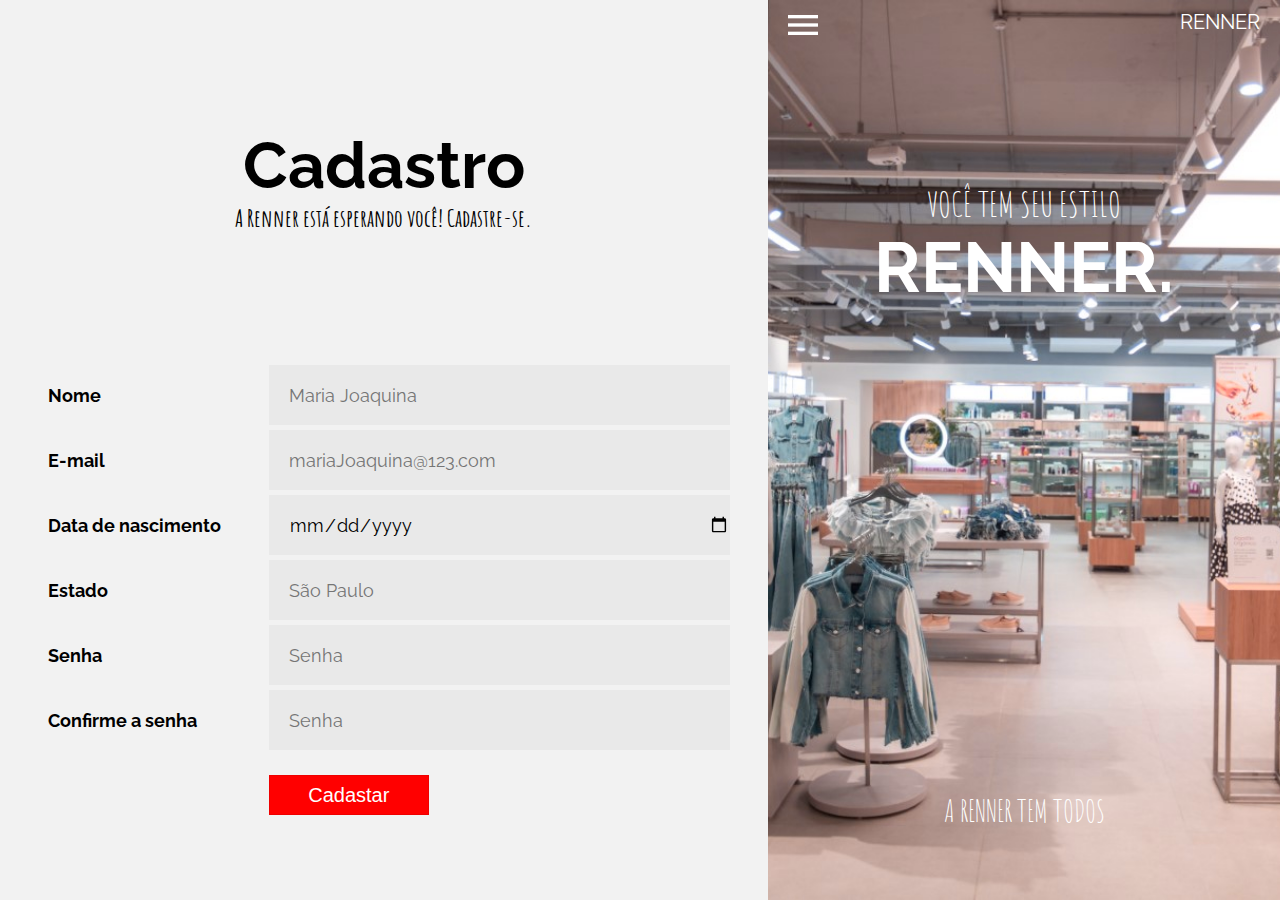
<file: marquinhos/listadeexercicio-main (1)/listadeexercicio-main/Cadastro/index.html>
<!DOCTYPE html>
<html lang='pt-br'>
    <head>
        <meta charset='UTF-8' />
        <meta name="viewport" content="width=device-width, initial-scale=1.0">
        <title>RENNER | Site</title>
        <link rel='stylesheet' href='./css/index.css'>
    </head>
    <body>
        <div class='container'>
            <section class='formulario'>
                <form>
                    <div class='titulo'>
                        <h1>Cadastro</h1>
                        <h2>A Renner está esperando você! Cadastre-se.</h2>
                    </div>
                    <section>
                        <div>
                            <label for='nome'><span>Nome</span></label>
                            <label for='email'><span>E-mail</span></label>
                            <label for='data'><span>Data de nascimento</span></label>
                            <label for='estado'><span>Estado</span></label>
                            <label for='senha'><span>Senha</span></label>
                            <label for='confSenha'><span>Confirme a senha</span></label>
                        </div>
                        <div>
                            <input type='text' placeholder='Maria Joaquina' id='nome' class='input' required/>
                            <input type='email' placeholder='mariaJoaquina@123.com' id='email' class='input' required/>
                            <input type='date' placeholder='Dez 10, 2001' id='data' class='input' required/>
                            <input type='text' placeholder='São Paulo' id='estado' class='input' required/>
                            <input type='password' placeholder='Senha' id='senha' class='input' required/>
                            <input type='password' placeholder='Senha' id='confSenha' class='input' required/>
                            <button type='submit'>Cadastar</button>
                        </div>
                    </section>
                </form>
            </section>
            <section class='flier'>
                <div class='flier-overlay'>
                    <header>
                        <a href='#'>
                            <img src='./image/list.svg' alt='botão de menu' />
                        </a>
                        <span>RENNER</span>
                    </header>
                    <main>
                        <section>
                            <span>VOCÊ TEM SEU ESTILO</span>
                            <h1>RENNER.</h1>
                        </section>
                        <span>A RENNER TEM TODOS</span>
                    </main>
                </div>
                <img src='./image/loja.jpg' alt=''/>
            </section>
        </div>
    </body>
</html>
</file>
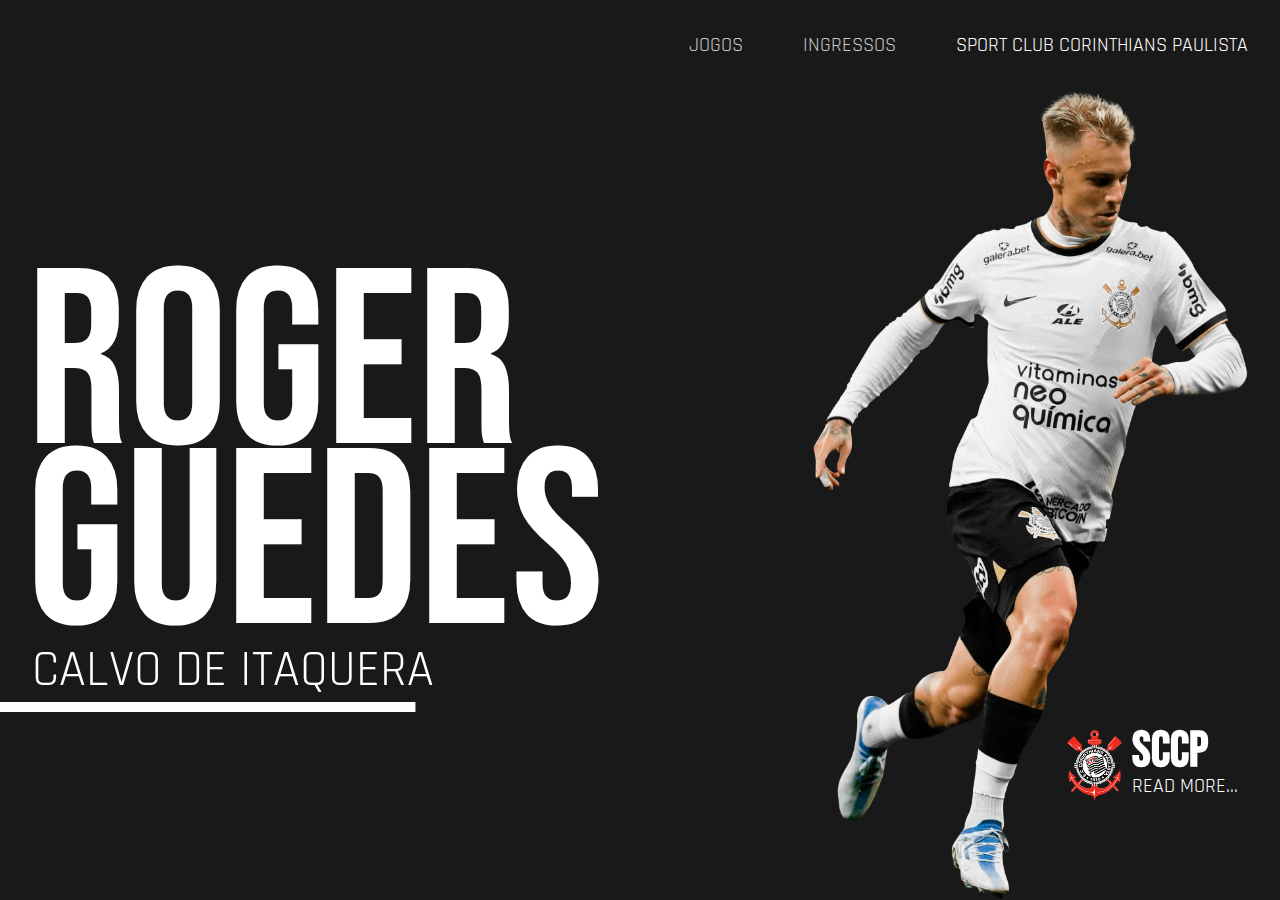
<file: marquinhos/listadeexercicio-main (1)/listadeexercicio-main/Hideo/index.html>
<!DOCTYPE html>
<html lang="pt-br">
<head>
    <meta charset="UTF-8">
    <meta name="viewport" content="width=device-width, initial-scale=1.0">
    <link rel='shortcut icon' href='./image/roger-guedes-18.png' />
    <link rel='stylesheet' href='./css/index.css' />
    <title> ROGER GUEDES | SCCP</title>
</head>
<body>
    <section>
        <header class='menu'>
            <nav>
                <a href="#" id='logo'>  
                </a>
                <div>
                    <a href="https://www.meutimao.com.br/proximos-jogos-do-corinthians" target="_blank">
                        JOGOS
                    </a>
                    <a href="https://www.ingressoscorinthians.com.br/" target="_blank">
                        INGRESSOS
                    </a>
                    <a href="https://www.corinthians.com.br/" target="_blank">
                        SPORT CLUB CORINTHIANS PAULISTA
                    </a>
                </div>
            </nav>
        </header>
        <main class='corpo'>
            <div class="perfil">
                <div class='text'>
                    <span>
                        ROGER GUEDES
                    </span>
                    <span>
                        CALVO DE ITAQUERA
                    </span>
                </div>
                <div class='preview'>
                    <article>
                        <img src="./image/Corinthians_simbolo.png" alt="">
                        <main>
                            <h1>SCCP</h1>
                            <a href="#">
                                <span>READ MORE...</span>
                            </a>
                        </main>
                    </article>
                </div>
            </div>
        </main>
    </section>
</body>
</html>
</file>
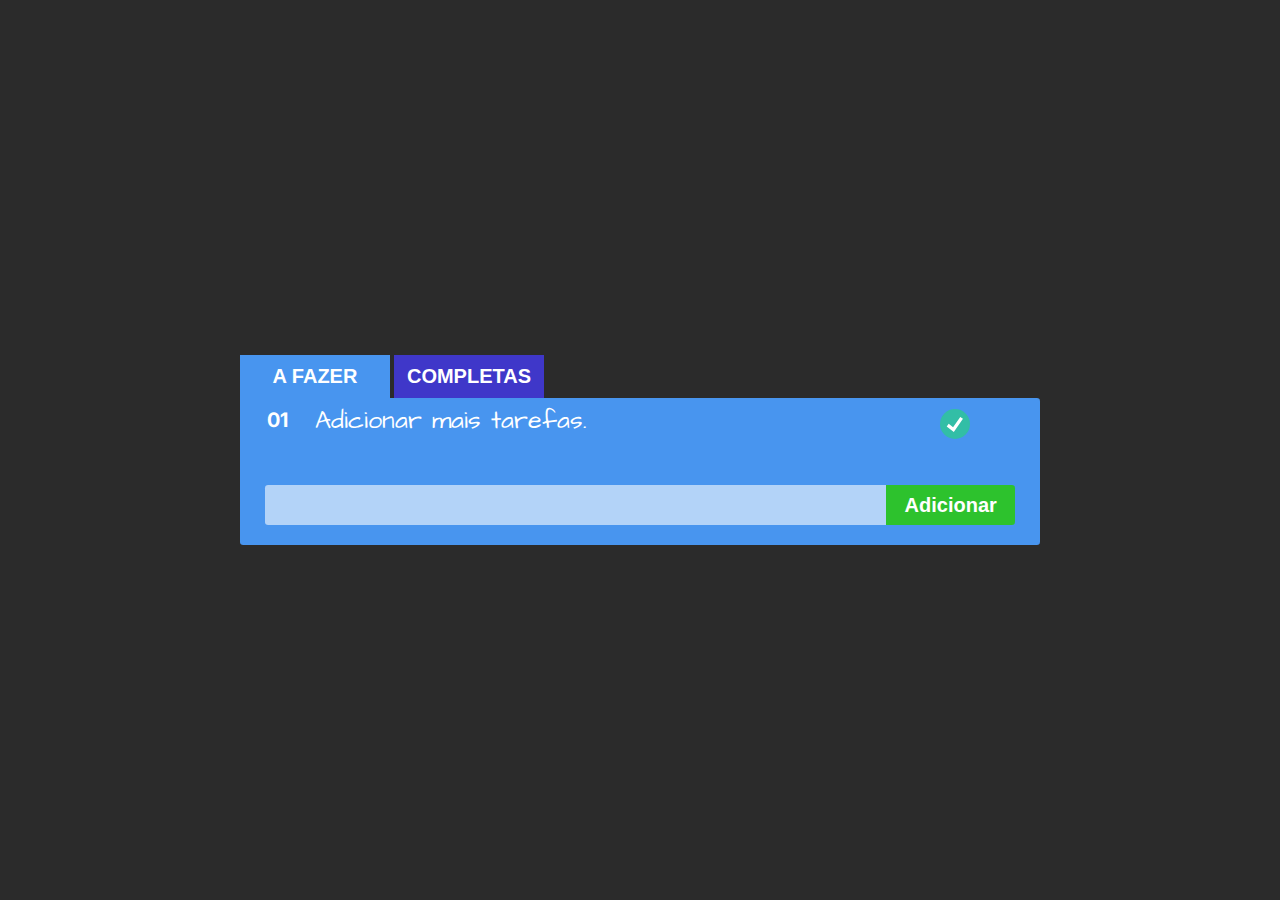
<file: marquinhos/listadeexercicio-main (1)/listadeexercicio-main/Lista/index.html>
<!DOCTYPE html>
<html lang='pt-br'>
    <head>
        <meta charset='utf-8' />
        <meta name="viewport" content="width=device-width, initial-scale=1.0">
        <title>Lista</title>
        <script src='./javascript/index.js' defer ></script>
        <link rel='stylesheet' href='./css/index.css' />
    </head>
    <body>
        <main class="container">
            <nav>
                <button class="tab-button" onclick="LoadList(JSON.parse(localStorage.getItem('lists')).tasks);" id='tasks'>A FAZER</button>
                <button class="tab-button" onclick="LoadList(JSON.parse(localStorage.getItem('lists')).complete, false);" id='complete'>COMPLETAS</button>
            </nav>
            <ul class="list-container">
                <li class="list-item">
                    <h2>1</h2>
                    <span>Titulo 1</span>
                    <button class="list-item-complete">X</button>
                </li>
            </ul>
            <form onsubmit="AddTask()" action="" id='addTask'>
                <div class="list-item">
                    <input type="text" name="" id="item" required>
                    <button type="submit">Adicionar</button>
                </div>
            </form>
        </main>
    </body>
</html>
</file>
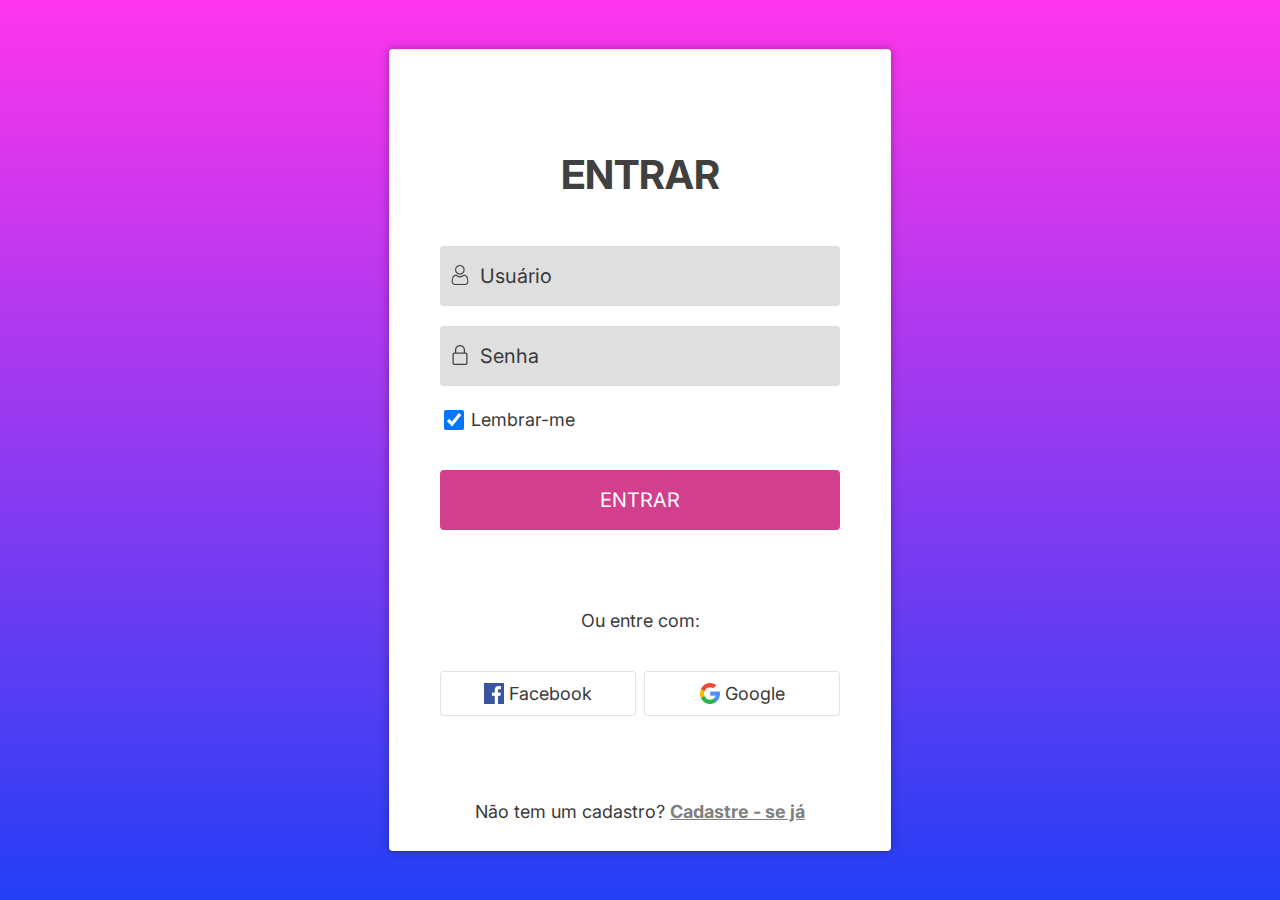
<file: marquinhos/listadeexercicio-main (1)/listadeexercicio-main/Login/index.html>
<!DOCTYPE html>
<html lang='pt-br'>
    <head>
        <meta name="viewport" content="width=device-width, initial-scale=1.0">
        <meta charset='UTF-8' />
        <title>Formulario | Site</title>
        <link rel='stylesheet' href='./index.css'/>
    </head>
    <body>
        <main class='login'>
            <section>
                <form onsubmit="alert('Logado com sucesso!')" method="GET">
                    <h1>ENTRAR</h1>
                    <img src='./image/user.png' id='user-img' alt='Usuario'/>
                    <input type='text' id='user' placeholder='Usuário' required/>
                    <img src='./image/lock.png' id='password-img' alt='Cadeado'/>
                    <input type='password' id='password' placeholder='Senha' required/>
                    <input type="checkbox" checked id='remember' />
                    <span>Lembrar-me</span>
                    <input type='submit' value='ENTRAR' />
                    <span>Ou entre com:</span>
                    <div>
                        <button id='google'><div><img src='./image/facebook.png' alt='Logo Facebook' /><span>Facebook</span></div></button>
                        <button id='google'><div><img src='./image/google.png' alt='Logo Google' /><span>Google</span></div></button>
                    </div>
                    <span>Não tem um cadastro? <a href='#'>Cadastre&nbsp;-&nbsp;se&nbsp;já</a></span>
                </form>
            </section>
        </main>
    </body>
</html>
</file>
<file: marquinhos/listadeexercicio-main (1)/listadeexercicio-main/Cadastro/css/index.css>
@import url('https://fonts.googleapis.com/css2?family=Raleway:wght@300&display=swap');
@import url('https://fonts.googleapis.com/css2?family=Amatic+SC&display=swap');
body{
    margin: 0;
    padding: 0;
    height: 100vh;
    background: rgb(0, 0, 0);
}
.container{
    display: flex;
}

/* #redion FORMULARIO */
.container .formulario{
    margin: 0;
    height: 100vh;
    width: 60vw;
    background: rgb(242, 242, 242);
}
.formulario .titulo{
    margin: auto;
    text-align: center;
    display: flex;
    flex-direction: column;
    flex-wrap: wrap;
    justify-content: center;
    align-items: center;
    height: 40vh;
}
.formulario .titulo h1{
    font-family: 'Raleway';
    font-size: 65px;
    margin: 0;
    display: block;
}
.formulario .titulo h2{
    display: block;
    font-family: 'Amatic SC';
    margin: 0;
}
.formulario form section{
    margin: 0;
    padding: 0;
    display: flex;
    flex-direction: row;
    flex-wrap: wrap;
    justify-content: center;
    align-items: flex-start;
    padding-bottom: 50px;
}

.formulario div:first-of-type{
    width: 30%;
}
.formulario div:last-of-type{
    width: 60%;
}
.formulario div label{
    font-family: 'Raleway';
    font-size: 18px;
    font-weight: bold;
    display: flex;
    margin: 5px 0;
    margin-left: 10px;
    align-items: center;
    height: 60px;
}
.formulario div label span{
    display: block;
}
.formulario div .input{
    font-family: 'Raleway';
    font-size: 18px;
    background: rgba(0, 0, 0, 0.035);
    height: 60px;
    display: block;
    margin: 5px 10px 5px 0;
    padding: 0;
    border: 0;
    width: 100%;
}
.formulario div input[type=text], input[type=password], input[type=email]{
    text-indent: 20px;
}
.formulario div input[type=date]{
    text-indent: 10px;
}
.formulario div button{
    outline: none;
    border: solid 1px rgba(0, 0, 0, 0.063);
    background: red;
    color: white;
    height: 40px;
    width: 160px;
    font-size: 20px;
    margin-top: 20px;
}
.formulario div button:hover{
    cursor: pointer;
    background: #92c75d;
}
/* #endredion FORMULARIO */
/* #region FLIER */
.container .flier{
    position: relative;
    height: 100vh;
    width: 40vw;
    background: rgb(255, 255, 255);
}
.flier img{
    position: absolute;
    width: 100%;
    height: 100%;
    filter: hue-rotate(-20deg);
    object-fit: cover;
    top:0;
    z-index: 1;
}
.flier-overlay{
    z-index: 2;
    height: 100vh;
    position: relative;
    color: white;
}
.flier-overlay header{
    font-family: 'Raleway';
    display: flex;
    justify-content: space-between;
    margin: 0px 20px;
    padding-top: 10px;
}
.flier-overlay header a img{
    position: relative;
    width: 30px;
    height: auto;
    object-fit: contain;
}
.flier-overlay header span{
    font-size: 20px;
}
.flier-overlay main span{
    font-family: 'Amatic SC';
}
.flier-overlay main section{
    position: absolute;
    top: 30%;
    left: 50%;
    transform: translate(-50%, -70%);
    text-align: center;
}
.flier-overlay main section span{
    font-size: 35px
}
.flier-overlay main section h1{
    font-family: 'Raleway';
    font-size: 70px;
    margin: 0;
}
.flier-overlay main span:last-child{
    position: absolute;
    top: 90%;
    left: 50%;
    transform: translate(-50%, -50%);
    font-size: 30px;
}
/* #endregion FLIER */

/* Responsividade */
@media only screen and (max-width: 900px){
    body{
        height: auto;
    }
    .container{
        height: 100%;
        flex-direction: column-reverse;
        
    }
    .container .formulario{
        width: 100%;
        height: 100%;
    }
    .formulario .titulo:last-of-type{
        height: 15vh;
        width: 300px;
    }
    .container .flier{
        width: 100%;
        height: 30vh;
    }
    .flier-overlay{
        height: 40%;
    }
    .flier-overlay header{
        margin: 0px 10px;
    }
    .flier-overlay header span{
        display: none;
    }
    .flier-overlay main section{
        top: 90%;
        left: 50%;
        transform: translate(-50%, -20%);
        text-align: center;
    }
    .flier-overlay main span:last-child{
        display: none;
    }
    .flier-overlay main section span{
        display: none;
    }
}
@media only screen and (max-width: 400px){
    .container .flier{
        width: 100%;
        height: 30vh;
    }
    .flier-overlay main section h1{
        font-family: 'Raleway';
        font-size: 60px;
        margin: 0;
    }
    .formulario .titulo h1{
        font-size: 30px;
    }
    .formulario div label, .formulario div .input{
        font-size: 15px;
    }
}
</file>
<file: marquinhos/listadeexercicio-main (1)/listadeexercicio-main/Hideo/css/index.css>
@import url('https://fonts.googleapis.com/css2?family=Rajdhani&display=swap');
@import url('https://fonts.googleapis.com/css2?family=Bebas+Neue&display=swap');
:root{
    --main-color: #191919;
    --text-color: #c5c7c7;
    --text-color-2: white;
    --highlight-color: white;
    --text-size-title: 250px;
    --text-size-subtitle: 50px;
    --text-size-links: 20px;
}
body{
    margin: 0px;
    padding: 0px;
    height: 100vh;
}
section{
    height: 100vh;
    background: var(--main-color);
    display: flex;
    flex-direction: column;
    align-items: center;
}

.menu{
    width: 95%;
    height: 10%;
}
.menu nav{
    height: 100%;
    display: flex;
    justify-content: space-between;
    align-items: center;
}
.menu nav a{
    font-size: var(--text-size-links);
    font-family: 'Rajdhani';
    color: var(--text-color);
    text-decoration: none;
    margin-left: 55px;
}
.menu nav a:hover{
    color: var(--text-color-2);
}
.menu nav a:last-of-type{
    color: var(--highlight-color);
}
.menu nav a:last-of-type:hover{
    color: var(--text-color-2);
}
#logo{
    margin: 0;
}
#logo img{
    height: 70px;
    filter: invert();
}
.corpo{
    height: 90%;
    position: relative;
    width: 95%;
    display: flex;
    flex-direction: row;
    justify-content: space-between;
    margin: 0;
    padding: 0;
}
.perfil{
    width: 100%;
    color: var(--text-color-2);
    display: flex;
    flex-direction: row;
    justify-content: center;
    background-image: url('../image/roger-guedes-16.png');
    background-size: contain;
    background-repeat: no-repeat;
    background-position: right bottom;
}
.text{
    align-self: center;
    display: flex;
    flex-direction: column;
    width: 70%;
}
.text span:nth-of-type(1){
    font-family: 'Bebas Neue';
    font-size: var(--text-size-title);
    line-height: 180px;
    margin: 0;
    padding: 0;
    transform: translateX(-5px);
}
.text span:nth-of-type(2){
    font-family: 'Rajdhani';
    font-size: var(--text-size-subtitle);
    color: var(--highlight-color)
}
.text span:nth-of-type(2)::after{
    display: block;
    content: "";
    transform: translateX(-10%);
    width: 50%;
    height: 10px;
    background-color: var(--highlight-color);
}
.preview{
    height: auto;
    width: 30%;
    height: 100%;
    display: flex;
    justify-content: flex-end;
    align-items: flex-end;
}
.preview article{
    height: 70px;
    margin-bottom: 100px;
    display: flex;
    align-items: flex-start;
    color: var(--text-color-2);
}
.preview article main{
    font-family: 'Bebas Neue';
    padding: 0 10px;
    display: flex;
    flex-direction: column;
    justify-content: flex-start;
    align-items: flex-start;
}
.preview article img{
    height: 70px;
    border-radius: .35rem;
}
.preview article main h1{
    vertical-align: bottom;
    line-height: 85%;
    height: 70%;
    font-size: var(--text-size-subtitle);
    margin: 0;
}
.preview article main a{
    color: var(--highlight-color);
    text-decoration: none;
}
.preview article main a:hover{
    color: var(--text-color-2);
}
.preview article main a span{
    width: auto;
    display: block;
    font-family: 'Rajdhani';
    font-size: var(--text-size-links);
    margin: 0;
    padding: 0;
}
@media only screen and (max-width: 600px) {
    :root{
        --main-color: #191919;
        --text-color: #c5c7c7;
        --text-color-2: white;
        --highlight-color: #324bcb;
        --text-size-title: 100px;
        --text-size-subtitle: 30px;
        --text-size-links: 15px;
    }
    #logo{
        height: 100%;
        display: flex;
        align-items: center;
    }
    #logo img{
        height: 90%;
    }
    .menu nav div{
        width: 100%;
        display: flex;
        flex-direction: row;
        justify-content: space-evenly;
    }
    .menu nav a{
        font-size: var(--text-size-links);
        font-family: 'Rajdhani';
        color: var(--text-color);
        text-decoration: none;
        margin-left: 25px;
    }
    .menu nav a:nth-of-type(3){
        display: none;
    }
    .corpo{
        justify-content: flex-start;
        align-items: flex-start;
    }
    .perfil{
        height: 100%;
        justify-content: flex-start;
        align-items: flex-start;
    }
    .text{
        align-self: center;
        display: flex;
        flex-direction: column;
        width: 95%;
        height: 95%;
    }
    .text span:nth-of-type(1){
        font-family: 'Bebas Neue';
        font-size: var(--text-size-title);
        line-height: 80px;
    }
    .text span:nth-of-type(2)::after{
        display: block;
        content: "";
        transform: translateX(-36%);
        width: 70%;
        height: 10px;
        background-color: var(--highlight-color);
    }
    .preview{
        display: none;
    }
}
</file>
<file: marquinhos/listadeexercicio-main (1)/listadeexercicio-main/Lista/css/index.css>
@import url('https://fonts.googleapis.com/css2?family=Architects+Daughter&family=Inter&display=swap');
:root{
    --text-color-1: white;
    --bg-color: #2b2b2b;
    --main-container-color: #b5179e;
    --color1: #f72585;
    --color2: #3f37c9;
    --color3: #4cc9f0;
    --color4: #4895ef;
    --radius: .20rem;
}
body{
    font-family: 'Inter';
    padding: 0;
    margin: 0;
    background: var(--bg-color);
    color: white;
    min-height: 100vh;
    display: flex;
    flex-direction: column;
    justify-content: center;
    align-items: center;
}
.tab-button{
    outline: none;
    border: none;
    padding: 10px;
    width: 150px;
    color: var(--text-color-1);
    background: var(--color2);
    font-size: 20px;
    font-weight: bold
}
.tab-button:disabled{
    background: var(--color4);
}
.container{
    margin: 0 20px;
    width: 800px;
}
.list-container{
    margin: 0;
    padding: 0px;
    background: var(--color4);
    border-top-right-radius: var(--radius);
}
.list-container .list-item:nth-child(even){
    background: rgba(0, 0, 0, 0.152);
}
.list-item{
    display: flex;
    justify-content: space-between;
    align-content: center;
    padding: 10px 0px;
    margin: 0;
}
.list-item h2{
    text-align: center;
    font-size: 20px;
    margin: 0 10px;
    width: 10%;
}
.list-item span{
    font-size: 25px;
    line-height: 25px;
    width: 100%;
    font-family: 'Architects Daughter';
}
#addTask{
    margin: 0;
    padding: 20px 5px 10px;
    background: var(--color4);
    border-bottom-left-radius: var(--radius);
    border-bottom-right-radius: var(--radius);
}
#addTask button{
    width: 20%;
    border: none;
    height: 40px;
    font-weight: bold;
    font-size: 20px;
    border-top-right-radius: var(--radius);
    border-bottom-right-radius: var(--radius);
    color: white;
    padding: 0 10px;
    margin-right: 20px;
    background: rgb(45, 194, 45);
}
#addTask button:hover{
    background: rgb(71, 221, 71);
}
.list-item input{
    width: 100%;
    border: none;
    padding: 0;
    margin: 0;
    margin-left: 20px;
    background: rgba(255, 255, 255, 0.59);
    border-top-left-radius: var(--radius);
    border-bottom-left-radius: var(--radius);
    outline: none;
    text-indent: 10px;
    color: white;
    font-size: 20px;
    font-family: 'Architects Daughter';
}

.list-item-complete{
    position: relative;
    text-align: center;
    border: none;
    background-color: transparent;
    color: white;
    font-size: 20px;
    font-weight: bold;
    margin: 0 8%;
    outline: none;
}
.list-item-complete img{
    position: relative;
    height: 30px;
    width: 30px;
}
.list-item-complete img:hover{
   filter: saturate(150%);
}
.list-item-delete{
    position: relative;
    text-align: center;
    border: none;
    background-color: transparent;
    color: white;
    font-size: 20px;
    font-weight: bold;
    margin: 0 1%;
    outline: none;
}
.list-item-delete img{
    position: relative;
    height: 30px;
    width: 30px;
}
.list-item-delete img:hover{
   filter: saturate(150%);
}
.list-item-readd{
    position: relative;
    text-align: center;
    border: none;
    background-color: transparent;
    color: white;
    font-size: 20px;
    font-weight: bold;
    margin: 0 4%;
    margin-left: 0%;
    outline: none;
}
.list-item-readd img{
    position: relative;
    height: 30px;
    width: 30px;
}
.list-item-readd img:hover{
   filter: saturate(150%);
}
</file>
<file: marquinhos/listadeexercicio-main (1)/listadeexercicio-main/Login/index.css>
@import url('https://fonts.googleapis.com/css2?family=Inter&display=swap');            
:root{
    --main-bg-color: rgb(255, 255, 255);
    --main-text-color: rgb(64, 64, 64);
    --radius: .25rem;
    --login-input-color: rgba(0, 0, 0, 0.124);
    --login-text-color: rgb(58, 58, 58);
    --login-input-height: 60px;
    --login-input-width: 100%;
}
body{
    font-family: 'Inter';
    margin: 0;
    padding: 0;
    width: 100vw;
    height: 100vh;
    background: rgb(228,23,206);
    background: linear-gradient(180deg, rgb(255, 53, 235) 0%, rgb(35, 63, 245) 100%);
}
.login{
    flex: 1;
    color: var(--main-text-color);
}
.login section{
    position: absolute;
    top: 50%;
    left: 50%;
    transform: translate(-50%, -50%);
    width: 500px;
    height: 800px;
    background-color: var(--main-bg-color);
    border-radius: var(--radius);
    border: solid 1px rgba(0, 0, 0, 0.029);
    box-shadow: 0px 0px 10px rgba(0, 0, 0, 0.33);
}
.login form{
    position: relative;
    display: block;
    width: 80%;
    height: 80%;
    margin: auto;
    margin-top: 20%;
    padding: 0;
}
.login h1{
    margin-top: 0;
    font-size: 40px;
    text-align: center;
}
.login input{
    font-family: 'Inter';
    margin-top: 20px;
    border: none;
    font-size: 20px;
    color: var(--login-text-color);
    border-radius: var(--radius);
    height: var(--login-input-height);
    width: var(--login-input-width);
}
.login input[type=submit]{
    display: block;
}
.login input[type=text], input[type=password]{
    background: var(--login-input-color);
    text-indent: 40px;
    margin: auto;
    margin-top: 20px;
    padding: 0;
    outline: none;
    border: 0;
}
.login input[type=submit]{
    margin-top: 40px;
    background: #d23f8d;
    color: white;
    transition: background .3s;
}
.login input[type=submit]:hover{
    background: #ee54a6;
}
.login #user-img, #password-img{
    position: absolute;
    transform: translate(50%, 195%);
    width: 20px;
    height: 20px;
}
.login input::placeholder{
    color: var(--login-text-color);
    font-size: 20px;
}
.login input[type=checkbox]{
    height: 20px;
    width: 20px;
    transform: translateY(20%);
}
.login span{
    font-family: 'Inter';
    font-size: 18px;
    color: var(--login-text-color);
}
.login span:nth-of-type(2){
    margin-top: 80px;
    margin-bottom: 40px;
    display: block;
    text-align: center;
}
.login span:nth-of-type(3){
    position: absolute;
    width: 100%;
    bottom: -5%;
    display: block;
    text-align: center;
}
.login span:nth-of-type(3) a{
    color: rgb(128, 128, 128);
    font-weight: bold;
}
.login span:nth-of-type(3) a:hover{
    font-weight: normal;
}
.login form div{
    width: 100%;
    display: flex;
    justify-content: space-between;
}
.login button{
    border-radius: var(--radius);
    border: 1px solid rgba(63, 63, 63, 0.145);
    background-color: white;
    width: 49%;
    height: 45px;
    transition: background .3s;
}
.login button:hover{
    background-color: var(--login-input-color);
}
.login button div{
    justify-content: center;
    margin: auto;
}
.login button img{
    width: 20px;
    margin-right: 5px;
}

@media only screen and (max-width: 600px){
    .login section{
        width: 80vw;
        height: auto;
        padding-bottom: 110px;
    }
    .login h1{
        margin-bottom: 0;
    }
    .login form{
        margin-top: 5%;
    }
    .login input{
        margin-top: 5px;
    }
    .login input[type=submit]{
        margin-top: 10px;
    }
    .login #user-img{
        position: absolute;
        transform: translate(50%, 195%);
        width: 20px;
        height: 20px;
    }
    .login #password-img{
        position: absolute;
        transform: translate(50%, 125%);
        width: 20px;
        height: 20px;
    }
    .login button{
        overflow: hidden;
    }
    .login button div span{
        font-size: 14px;
    }
    .login span:nth-of-type(2){
        margin-top: 20px;
        margin-bottom: 10px;
        display: block;
        text-align: center;
    }
    .login span:nth-of-type(3){
        position: absolute;
        width: 100%;
        bottom: -20%;
        display: block;
        text-align: center;
    }
}
</file>
